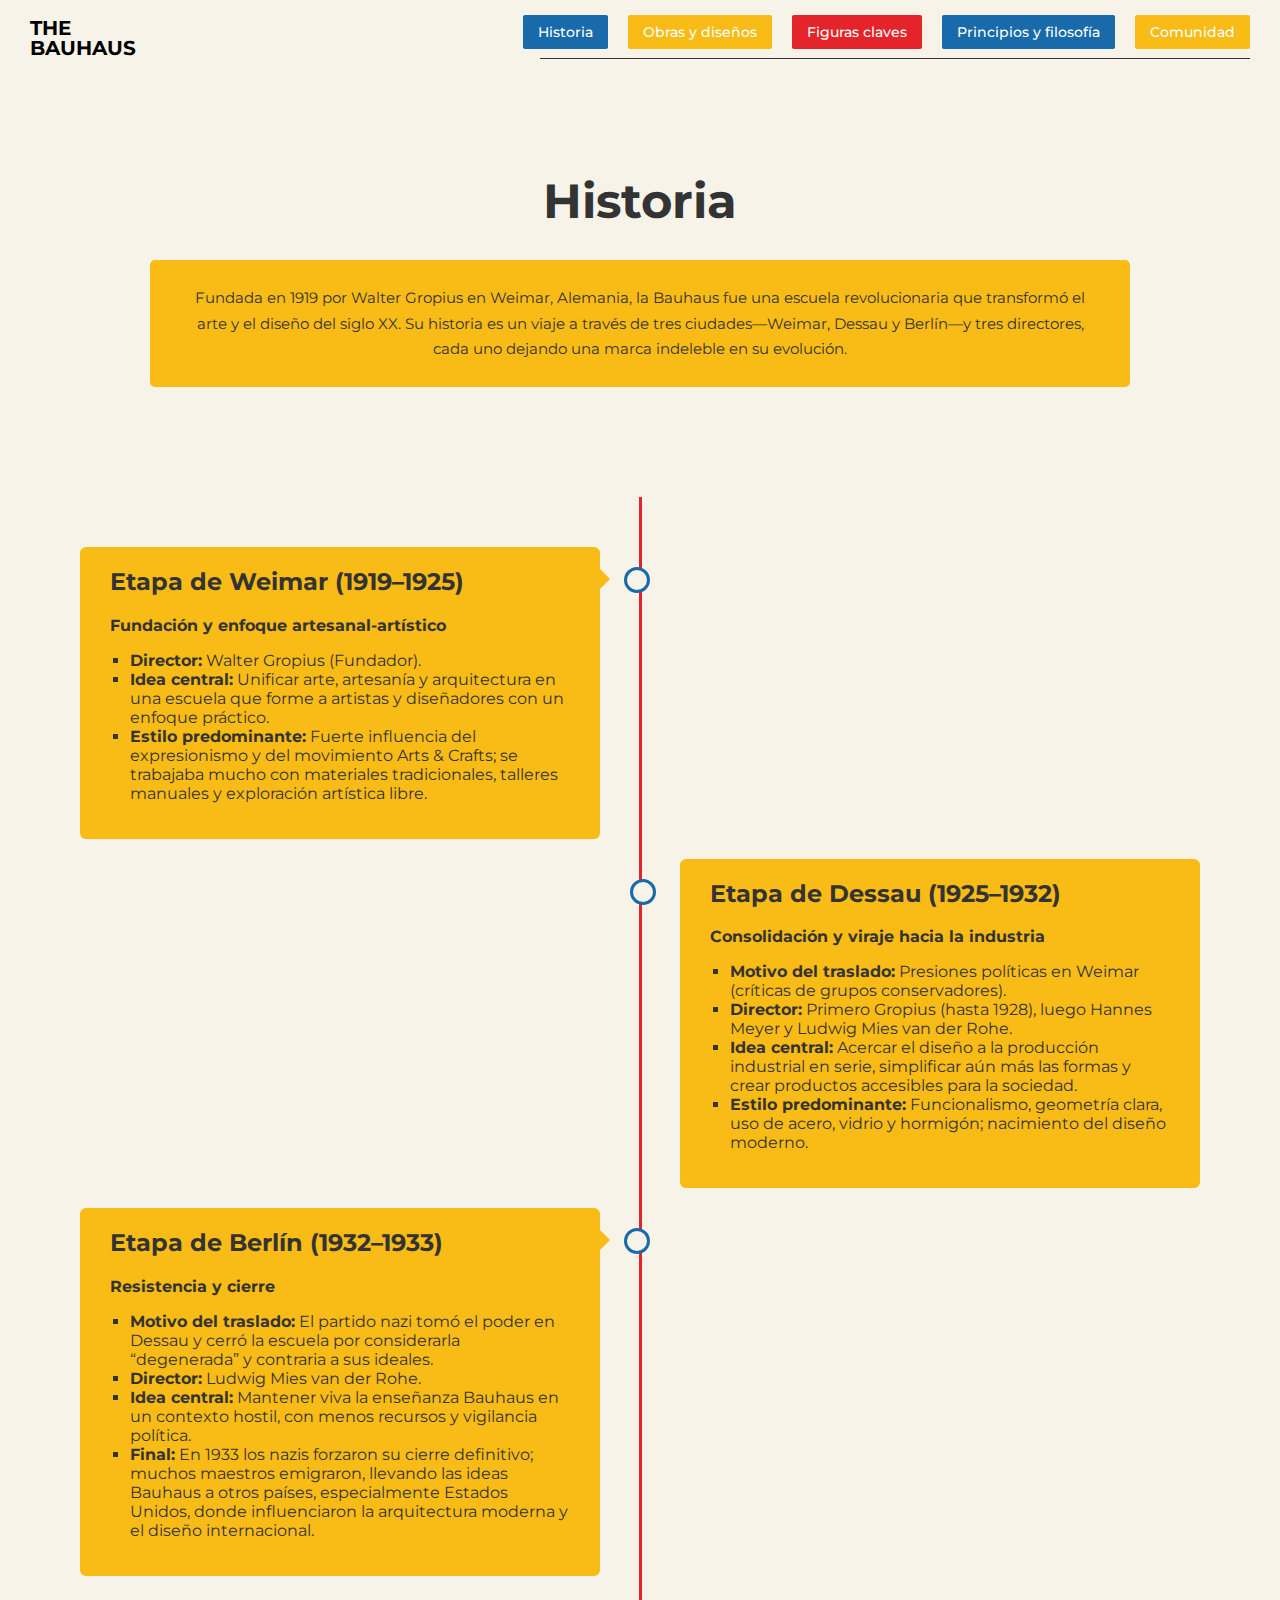
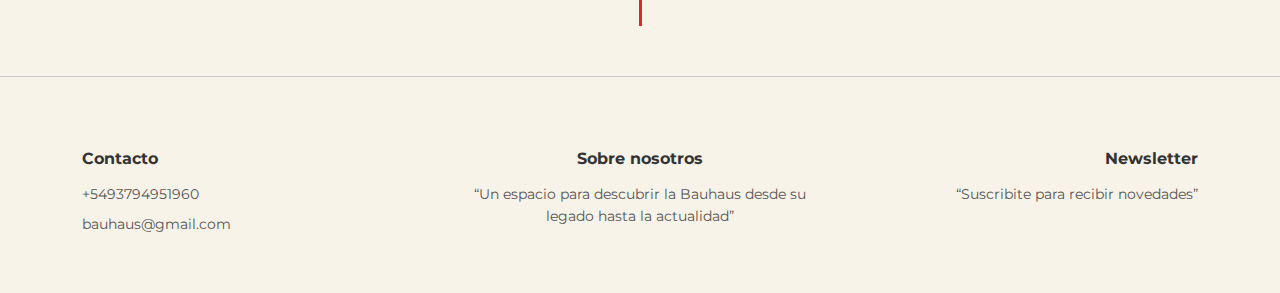
<file: historia.html>
<!DOCTYPE html>
<html lang="es">
<head>
    <meta charset="UTF-8">
    <meta name="viewport" content="width=device-width, initial-scale=1.0">
    <title>Historia - The Bauhaus</title>
    <link rel="stylesheet" href="style.css">
    <link href="https://fonts.googleapis.com/css2?family=Montserrat:wght@400;700&display=swap" rel="stylesheet">
</head>
<body class="static-page">

    <header>
        <a href="index.html" class="title-link">
            <h1 class="main-title">THE<br>BAUHAUS</h1>
        </a>
        <nav class="main-nav">
            <a href="historia.html" class="nav-item history">Historia</a>
            <a href="obras_y_disenos.html" class="nav-item works">Obras y diseños</a>
            <a href="figuras_claves.html" class="nav-item figures">Figuras claves</a>
            <a href="principios_y_filosofia.html" class="nav-item principles">Principios y filosofía</a>
            <a href="comunidad.php" class="nav-item community">Comunidad</a>
        </nav>
    </header>

    <main>
        <section class="page-header">
            <h1 class="page-title">Historia</h1>
            <div class="intro-banner">
                <p>
                    Fundada en 1919 por Walter Gropius en Weimar, Alemania, la Bauhaus fue una escuela revolucionaria que transformó el arte y el diseño del siglo XX. Su historia es un viaje a través de tres ciudades—Weimar, Dessau y Berlín—y tres directores, cada uno dejando una marca indeleble en su evolución.
                </p>
            </div>
        </section>

        <section class="history-timeline">
            <div class="timeline-item">
                <div class="timeline-content">
                    <h2>Etapa de Weimar (1919–1925)</h2>
                    <p><strong>Fundación y enfoque artesanal-artístico</strong></p>
                    <ul>
                        <li><strong>Director:</strong> Walter Gropius (Fundador).</li>
                        <li><strong>Idea central:</strong> Unificar arte, artesanía y arquitectura en una escuela que forme a artistas y diseñadores con un enfoque práctico.</li>
                        <li><strong>Estilo predominante:</strong> Fuerte influencia del expresionismo y del movimiento Arts & Crafts; se trabajaba mucho con materiales tradicionales, talleres manuales y exploración artística libre.</li>
                    </ul>
                </div>
            </div>

            <div class="timeline-item">
                <div class="timeline-content">
                    <h2>Etapa de Dessau (1925–1932)</h2>
                    <p><strong>Consolidación y viraje hacia la industria</strong></p>
                    <ul>
                        <li><strong>Motivo del traslado:</strong> Presiones políticas en Weimar (críticas de grupos conservadores).</li>
                        <li><strong>Director:</strong> Primero Gropius (hasta 1928), luego Hannes Meyer y Ludwig Mies van der Rohe.</li>
                        <li><strong>Idea central:</strong> Acercar el diseño a la producción industrial en serie, simplificar aún más las formas y crear productos accesibles para la sociedad.</li>
                        <li><strong>Estilo predominante:</strong> Funcionalismo, geometría clara, uso de acero, vidrio y hormigón; nacimiento del diseño moderno.</li>
                    </ul>
                </div>
            </div>

            <div class="timeline-item">
                <div class="timeline-content">
                    <h2>Etapa de Berlín (1932–1933)</h2>
                    <p><strong>Resistencia y cierre</strong></p>
                    <ul>
                        <li><strong>Motivo del traslado:</strong> El partido nazi tomó el poder en Dessau y cerró la escuela por considerarla “degenerada” y contraria a sus ideales.</li>
                        <li><strong>Director:</strong> Ludwig Mies van der Rohe.</li>
                        <li><strong>Idea central:</strong> Mantener viva la enseñanza Bauhaus en un contexto hostil, con menos recursos y vigilancia política.</li>
                        <li><strong>Final:</strong> En 1933 los nazis forzaron su cierre definitivo; muchos maestros emigraron, llevando las ideas Bauhaus a otros países, especialmente Estados Unidos, donde influenciaron la arquitectura moderna y el diseño internacional.</li>
                    </ul>
                </div>
            </div>
        </section>
    </main>

    <!-- Footer -->
    <footer>
        <div class="footer-content">
            <div class="footer-column">
                <h4>Contacto</h4>
                <p>+5493794951960</p>
                <p>bauhaus@gmail.com</p>
            </div>
            <div class="footer-column">
                <h4>Sobre nosotros</h4>
                <p>“Un espacio para descubrir la Bauhaus desde su legado hasta la actualidad”</p>
            </div>
            <div class="footer-column">
                <h4>Newsletter</h4>
                <p>“Suscribite para recibir novedades”</p>
            </div>
        </div>
    </footer>

</body>
</html>
</file>
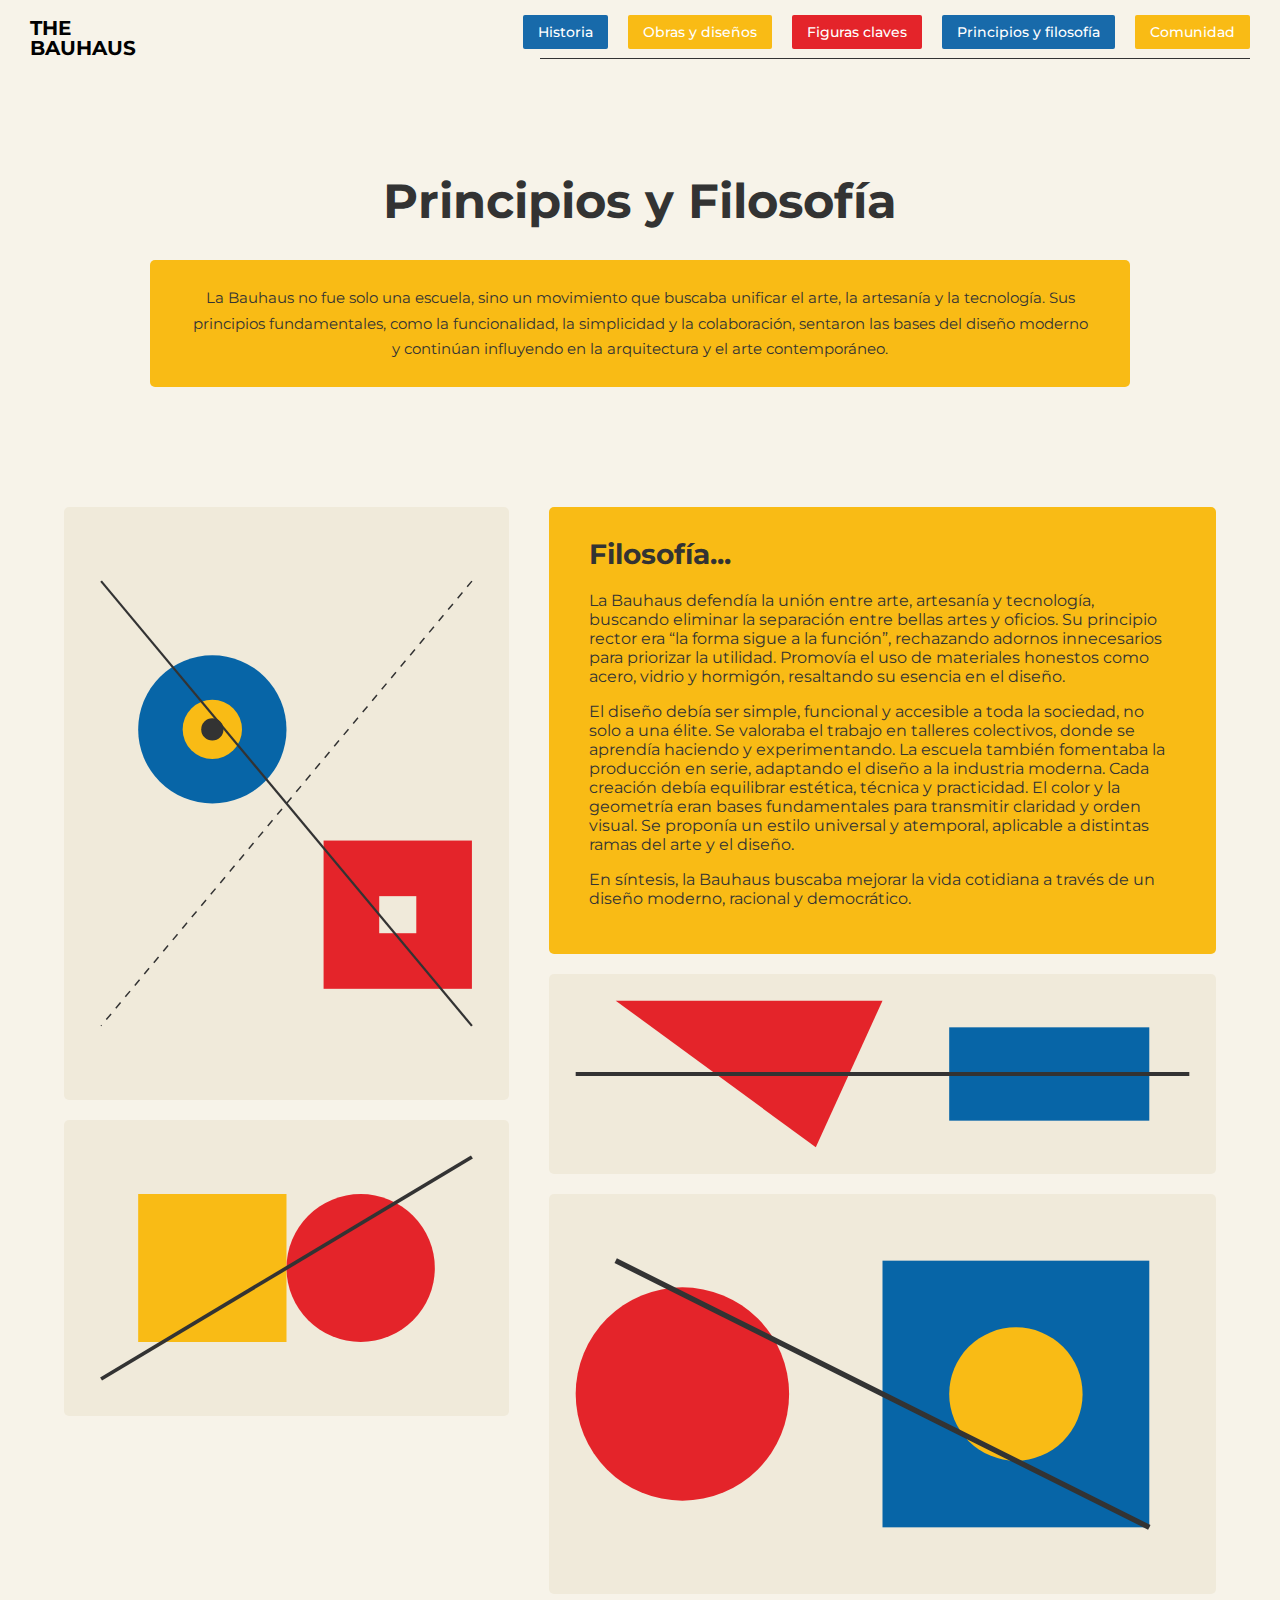
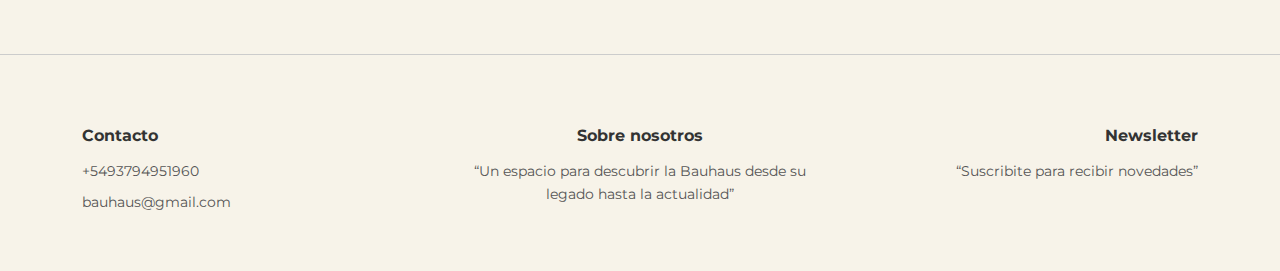
<file: principios_y_filosofia.html>
<!DOCTYPE html>
<html lang="es">
<head>
    <meta charset="UTF-8">
    <meta name="viewport" content="width=device-width, initial-scale=1.0">
    <title>Principios y Filosofía - The Bauhaus</title>
    <link rel="stylesheet" href="style.css">
    <link href="https://fonts.googleapis.com/css2?family=Montserrat:wght@400;700&display=swap" rel="stylesheet">
</head>
<body class="static-page">

    <header>
        <a href="index.html" class="title-link">
            <h1 class="main-title">THE<br>BAUHAUS</h1>
        </a>
        <nav class="main-nav">
            <a href="historia.html" class="nav-item history">Historia</a>
            <a href="obras_y_disenos.html" class="nav-item works">Obras y diseños</a>
            <a href="figuras_claves.html" class="nav-item figures">Figuras claves</a>
            <a href="principios_y_filosofia.html" class="nav-item principles">Principios y filosofía</a>
            <a href="comunidad.php" class="nav-item community">Comunidad</a>
        </nav>
    </header>

    <main>
        <section class="page-header">
            <h1 class="page-title">Principios y Filosofía</h1>
            <div class="intro-banner">
                <p>
                    La Bauhaus no fue solo una escuela, sino un movimiento que buscaba unificar el arte, la artesanía y la tecnología. Sus principios fundamentales, como la funcionalidad, la simplicidad y la colaboración, sentaron las bases del diseño moderno y continúan influyendo en la arquitectura y el arte contemporáneo.
                </p>
            </div>
        </section>
        
        <section class="philosophy-content-section">
            <div class="philosophy-left-column">
                <img src="imagenes/ojos_filosofia.svg" alt="Ilustración abstracta sobre la filosofía Bauhaus">
                <img src="imagenes/filosofia_composicion_izquierda.svg" alt="Composición Bauhaus con cuadrado y círculo" class="philosophy-image-left-bottom">
            </div>
            <div class="philosophy-right-column">
                <div class="philosophy-text-block">
                    <h3>Filosofía...</h3>
                    <p>La Bauhaus defendía la unión entre arte, artesanía y tecnología, buscando eliminar la separación entre bellas artes y oficios. Su principio rector era “la forma sigue a la función”, rechazando adornos innecesarios para priorizar la utilidad. Promovía el uso de materiales honestos como acero, vidrio y hormigón, resaltando su esencia en el diseño.</p>
                    <p>El diseño debía ser simple, funcional y accesible a toda la sociedad, no solo a una élite. Se valoraba el trabajo en talleres colectivos, donde se aprendía haciendo y experimentando. La escuela también fomentaba la producción en serie, adaptando el diseño a la industria moderna. Cada creación debía equilibrar estética, técnica y practicidad. El color y la geometría eran bases fundamentales para transmitir claridad y orden visual. Se proponía un estilo universal y atemporal, aplicable a distintas ramas del arte y el diseño.</p>
                    <p>En síntesis, la Bauhaus buscaba mejorar la vida cotidiana a través de un diseño moderno, racional y democrático.</p>
                </div>
                <img src="imagenes/filosofia_union.svg" alt="Formas abstractas de unión" class="philosophy-image-middle">
                <img src="imagenes/filosofia_imagen_pagina.svg" alt="Composición Bauhaus con círculo, cuadrado y línea" class="philosophy-image-bottom">
            </div>
        </section>

    </main>

    <!-- Footer -->
    <footer>
        <div class="footer-content">
            <div class="footer-column">
                <h4>Contacto</h4>
                <p>+5493794951960</p>
                <p>bauhaus@gmail.com</p>
            </div>
            <div class="footer-column">
                <h4>Sobre nosotros</h4>
                <p>“Un espacio para descubrir la Bauhaus desde su legado hasta la actualidad”</p>
            </div>
            <div class="footer-column">
                <h4>Newsletter</h4>
                <p>“Suscribite para recibir novedades”</p>
            </div>
        </div>
    </footer>

</body>
</html>
</file>
<file: style.css>
html {
    scroll-behavior: smooth; /* Añade un desplazamiento suave a las anclas */
}

 body {
    font-family: 'Montserrat', sans-serif;
    background-color: #f7f3e9;
    color: #333;
    margin: 0;
    padding: 0;
    position: relative; /* Es importante para que los elementos absolutos se posicionen dentro del body */
    overflow-x: hidden;
}

/* --- Header Fijo --- */
header {
    position: fixed;
    top: 0;
    left: 0;
    width: 100%;
    background-color: #f7f3e9; /* Mismo color que el fondo del body */
    z-index: 100; /* Asegura que esté por encima de todo */
    transition: background-color 0.3s ease;
}

/* --- Navegación --- */
.main-nav {
    display: flex;
    justify-content: flex-end;
    align-items: center;
    padding: 15px 30px;
    position: relative; /* Necesario para posicionar la línea */
    z-index: 10;
}

/* Línea decorativa debajo de la navegación */
.main-nav::after {
    content: '';
    position: absolute;
    bottom: 5px; /* Distancia de la línea a los botones */
    right: 30px; /* Alinea la línea con el padding de la navegación */
    width: 710px; /* Aumentamos el ancho para compensar el nuevo margen */
    height: 1px; /* Grosor de la línea */
    background-color: #333; /* Color de la línea */
}

.nav-item {
    font-size: 14px;
    font-weight: 500;
    text-decoration: none;
    color: white;
    padding: 8px 15px;
    border-radius: 2px;
    margin-left: 20px; /* Aumentamos el espacio entre botones */
}

.nav-item.history { background-color: #186aaa; }
.nav-item.works { background-color: #f9bb15; }
.nav-item.figures { background-color: #e4242a; }
.nav-item.principles { background-color: #186aaa; }
.nav-item.community { background-color: #f9bb15; }

/* --- Contenido Principal --- */
main {
    padding-top: 70px; /* Añade espacio para el header fijo */
}

.page-header {
    text-align: center;
    padding: 40px 5% 20px;
}

.page-title {
    font-size: 48px;
    font-weight: 700;
    margin-bottom: 30px;
    color: #333;
}

.intro-banner {
    background-color: #f9bb15; /* Amarillo Bauhaus */
    padding: 25px 40px;
    max-width: 900px;
    margin: 0 auto 40px; /* Centra el banner y le da espacio inferior */
    border-radius: 5px;
}

.intro-banner p {
    font-size: 15px;
    line-height: 1.7;
    color: #333;
    margin: 0;
}

/* --- Historia: Línea de Tiempo --- */
.history-timeline {
    position: relative;
    max-width: 1200px;
    margin: 50px auto;
    padding: 40px 0;
}

/* Línea central de la línea de tiempo */
.history-timeline::after {
    content: '';
    position: absolute;
    width: 3px;
    background-color: #e4242a; /* Rojo Bauhaus */
    top: 0;
    bottom: 0;
    left: 50%;
    margin-left: -1.5px;
}

.timeline-item {
    padding: 10px 40px;
    position: relative;
    background-color: inherit;
    width: 50%;
    box-sizing: border-box;
}

/* Círculo en la línea de tiempo */
.timeline-item::after {
    content: '';
    position: absolute;
    width: 20px;
    height: 20px;
    right: -10px;
    background-color: #f7f3e9;
    border: 3px solid #186aaa; /* Azul Bauhaus */
    top: 30px;
    border-radius: 50%;
    z-index: 1;
}

/* Posicionamiento de las tarjetas */
.timeline-item:nth-child(odd) { left: 0; }
.timeline-item:nth-child(even) { left: 50%; }

/* Flechas de las tarjetas */
.timeline-item:nth-child(odd)::before {
    content: " ";
    height: 0;
    position: absolute;
    top: 32px;
    width: 0;
    z-index: 1;
    right: 30px;
    border: medium solid #f9bb15;
    border-width: 10px 0 10px 10px;
    border-color: transparent transparent transparent #f9bb15;
}

.timeline-item:nth-child(even)::after { left: -10px; }

.timeline-content {
    padding: 20px 30px;
    background-color: #f9bb15; /* Amarillo Bauhaus */
    position: relative;
    border-radius: 6px;
}

.timeline-content h2 {
    margin-top: 0;
}

.timeline-content ul {
    padding-left: 20px;
    list-style-type: square;
}

/* --- Sección de Contenido de Filosofía --- */
.philosophy-content-section {
    display: flex;
    align-items: flex-start; /* Alinea los elementos al inicio */
    gap: 40px;
    padding: 60px 5%;
    max-width: 1200px;
    margin: 0 auto;
}

.philosophy-left-column {
    flex: 1; /* Ocupa una parte del espacio */
    max-width: 40%;
    display: flex;
    flex-direction: column;
    gap: 20px;
}

.philosophy-left-column img {
    width: 100%; /* Las imágenes ocupan el ancho de la columna */
    border-radius: 5px;
}

.philosophy-text-block {
    flex: 1.5; /* Ocupa una parte y media, para ser un poco más ancho */
    background-color: #f9bb15; /* Amarillo Bauhaus */
    padding: 30px 40px;
    border-radius: 5px;
}

.philosophy-right-column {
    flex: 1.5; /* Ocupa una parte y media, para ser un poco más ancho */
    display: flex;
    flex-direction: column;
    gap: 20px;
}

.philosophy-text-block h3 {
    font-size: 28px;
    font-weight: 700;
    margin-top: 0;
    margin-bottom: 20px;
}

.philosophy-image-bottom {
    width: 100%;
    border-radius: 5px;
}

.philosophy-image-middle {
    width: 100%;
    border-radius: 5px;
}

/* --- Figuras Claves Page --- */
.figures-grid {
    display: grid;
    grid-template-columns: repeat(auto-fit, minmax(300px, 1fr));
    gap: 40px;
    padding: 40px 5%;
    max-width: 1200px;
    margin: 0 auto;
}

.figure-card {
    margin: 0;
    text-align: center;
    background-color: #fff;
    border-radius: 5px;
    box-shadow: 0 2px 8px rgba(0,0,0,0.1);
    overflow: hidden;
    transition: transform 0.3s ease, box-shadow 0.3s ease;
}

.figure-card:hover {
    transform: translateY(-5px);
    box-shadow: 0 5px 15px rgba(0,0,0,0.15);
}

.figure-card { cursor: pointer; } /* Añade cursor de puntero a las tarjetas */

.figure-card img {
    width: 100%; /* La imagen ocupa todo el ancho de la tarjeta */
    height: 300px; /* Le damos una altura fija para que sea cuadrada */
    object-fit: cover; /* La imagen cubre el espacio sin deformarse */
}

.figure-card figcaption {
    padding: 15px;
    font-weight: 700;
}

/* --- Estilos para el Modal --- */
.modal-overlay {
    position: fixed;
    top: 0;
    left: 0;
    width: 100%;
    height: 100%;
    background-color: rgba(0, 0, 0, 0.7);
    z-index: 1000;
    opacity: 0;
    pointer-events: none;
    transition: opacity 0.3s ease-in-out;
}

.modal-overlay.active {
    opacity: 1;
    pointer-events: all;
}

.modal {
    position: fixed;
    top: 50%;
    left: 50%;
    transform: translate(-50%, -50%) scale(0.9);
    background-color: #f7f3e9;
    color: #333;
    border-radius: 8px;
    box-shadow: 0 10px 30px rgba(0, 0, 0, 0.3);
    width: 90%;
    max-width: 700px;
    z-index: 1001;
    opacity: 0;
    pointer-events: none;
    transition: opacity 0.3s ease-in-out, transform 0.3s ease-in-out;
}

.modal.active {
    opacity: 1;
    transform: translate(-50%, -50%) scale(1);
    pointer-events: all;
}

.modal-content {
    padding: 40px 50px;
    max-height: 80vh;
    overflow-y: auto;
}

.modal-content h2 {
    margin-top: 0;
    font-size: 32px;
}

.modal-content p {
    line-height: 1.8;
}

.close-modal-btn {
    position: absolute;
    top: 10px;
    right: 15px;
    font-size: 32px;
    font-weight: bold;
    color: #888;
    background: none;
    border: none;
    cursor: pointer;
}

.works-section {
    display: flex;
    flex-wrap: wrap; /* Permite que los elementos pasen a la siguiente línea */
    justify-content: center; /* Centra las tarjetas horizontalmente */
    gap: 30px; /* Espacio entre las tarjetas */
    padding: 40px 5%;
    font-family: 'Montserrat', sans-serif;
}

.work {
    display: flex;
    width: 45%; /* Ancho para que quepan dos por línea con espacio */
    min-width: 300px; /* Ancho mínimo para dispositivos pequeños */
    margin-bottom: 30px; /* Espacio entre bloques */
    border-radius: 5px;
    overflow: hidden;
    box-shadow: 0 2px 5px rgba(0, 0, 0, 0.1);
    background-color: #fff; /* Cambiamos el fondo a blanco para mejor contraste */
    color: #000; /* Texto negro */
    scroll-margin-top: 120px; /* Margen superior para que el ancla no quede bajo el header */
}

/* Alterna la posición de la imagen en las tarjetas pares */
.work:nth-child(even) {
    flex-direction: row-reverse;
}

.work-image {
    width: 40%;
    background-color: #0765a7; /* Fondo azul para la imagen */
    display: flex;
    align-items: center;
    justify-content: center;
}

.work img {
    width: 100%;
    height: 100%;
    display: block;
    object-fit: cover;
}

.work-description {
    width: 60%;
    padding: 15px 20px; /* Reducimos el padding para acercar el texto */
    box-sizing: border-box;
    text-align: left;
}

.work-description h3 {
    font-size: 20px;
    font-weight: bold;
}

.static-page main {
    padding-top: 100px; /* Ajustamos el padding para páginas estáticas */
}

/* --- Sección Principal (Hero) --- */
.hero-section {
    position: relative;
    width: 100vw;
    height: 100vh;
}

.main-title {
    font-size: 80px;
    line-height: 0.8;
    font-weight: 700;
    position: absolute;
    left: 100px;
    top: 70px;
    z-index: 20;
    color: #050505;
    transition: all 0.4s ease;
}

.static-page .main-title {
    font-size: 20px;
    line-height: 1;
    top: 5px;
    left: 30px;
    color: #010101;
}

.title-link {
    text-decoration: none; /* Quita el subrayado del enlace del título */
    color: inherit; /* Hereda el color del texto padre */
}

.main-title.sticky {
    font-size: 20px;
    line-height: 1;
    top: 5px; /* Lo subimos un poco para que se alinee mejor */
    left: 30px;
    color: #010101;
    z-index: 110
}

.decorative-shapes {
    position: absolute;
    top: 200px; /* Posición vertical, entre el título y la tarjeta */
    left: 13%;
    transform: translateX(-50%);
    width: 600px; /* Ancho de la imagen */
    z-index: 15; /* Se asegura que esté sobre la tarjeta gris */
}

.content-card {
    display: flex;
    background-color: #e0e0e0;
    justify-content: flex-end; /* Alinea los elementos a la derecha */
    align-items: center; /* Centra los items verticalmente */
    padding: 40px;
    border-radius: 3px;
    box-shadow: 0 4px 6px rgba(0, 0, 0, 0.111);
    position: absolute;
    top: 200px; /* Posiciona el recuadro gris */
    left: 50%; /* Posiciona el recuadro gris a la derecha */
    transform: translateX(-50%);
    width: 80%;
    height: 400px; /* Usamos height para un tamaño consistente */
    z-index: 10;
}

.text-content {
    padding-right: 20px;
    max-width: 350px; /* Limita el ancho del bloque de texto */
    text-align: right; /* Alinea el contenido (h2, p, button) a la derecha */
}

.text-content h2 {
    font-size: 24px;
    font-style: italic;
    margin-top: 0;
}


.cta-button {
    display: inline-block; /* Asegura que el padding se aplique correctamente en el <a> */
    background-color: #888;
    color: white;
    border: none;
    padding: 10px 20px;
    border-radius: 2px;
    cursor: pointer;
    margin-top: 15px;
    text-decoration: none; /* Quita el subrayado del enlace */
}

.image-container {
    width: 500px; /* Hacemos la imagen más ancha */
    height: 100%; /* Ocupa toda la altura del padre */
    background-image: url(./imagenes/bauhaus_estructura_home.svg); 
    background-size: cover;
    background-position: center;
    border-radius: 5px;
    flex-shrink: 0;
}

/* --- Nuevo Bloque de Imagen --- */
.image-block-section {
    padding: 20px 40px 80px; /* Reducimos el espacio superior a 20px */
    display: flex;
    flex-direction: column; /* Apila los elementos verticalmente */
    justify-content: center;
    align-items: center;
    gap: 40px; /* Espacio entre el collage y el botón */
}

.collage-container {
    display: flex;
    gap: 20px; /* Espacio entre columnas */
    width: 90%; /* Hacemos el collage más ancho */
    max-width: 1400px; /* Aumentamos el ancho máximo */
}

.collage-image-large {
    width: 50%;
    object-fit: cover;
    border-radius: 5px;
}

.collage-column-right {
    width: 50%;
    display: flex;
    flex-direction: column;
    gap: 20px; /* Espacio entre las imágenes de la derecha */
}

.collage-image-small {
    width: 100%;
    border-radius: 5px;
}

/* --- Botón de Sección --- */
.section-button {
    display: inline-block;
    background-color: #e4242a; /* Rojo Bauhaus */
    color: white;
    padding: 12px 30px;
    border-radius: 3px;
    text-decoration: none;
    font-weight: 700;
    transition: background-color 0.2s ease, transform 0.2s ease;
}
.section-button:hover {
    background-color: #c21e23; /* Rojo más oscuro */
    transform: translateY(-2px);
}
/* --- Bauhaus: Carrusel --- */
.bau-carousel-wrapper {
    padding: 80px 0;
    overflow: hidden;
}

.bau-carousel-container {
    position: relative;
    max-width: 1200px;
    width: 90%; /* Ancho del contenedor principal */
    margin: 0 auto;
    overflow: hidden; /* Oculta los slides que no están en el viewport */
}

.bau-carousel-track {
    display: flex;
    list-style: none;
    padding: 0;
    margin: 0;
    cursor: grab;
}

.bau-carousel-track.is-animating {
    transition: transform 400ms ease; /* Transición solicitada */
}

.bau-carousel-slide {
    flex: 0 0 80%; /* Ancho de cada slide, deja espacio para los vecinos */
    padding: 20px;
    box-sizing: border-box;
    transform: scale(0.9); /* Hace los slides no activos un poco más pequeños */
    transition: transform 400ms ease;
    opacity: 0.7;
}

.bau-carousel-slide.current-slide {
    transform: scale(1); /* El slide activo recupera su tamaño original */
    opacity: 1;
}

.bau-carousel-card {
    position: relative;
    margin: 0;
    width: 100%;
    padding-top: 100%; /* Mantiene la proporción cuadrada */
    background-color: #0E5AA7;
    border-radius: 8px;
    overflow: hidden;
    box-shadow: 0 4px 10px rgba(0,0,0,0.1);
}

.bau-carousel-card img {
    position: absolute;
    top: 0;
    left: 0;
    width: 100%;
    height: 100%;
    object-fit: contain; /* Centra la imagen sin deformarla */
    padding: 20px;
    box-sizing: border-box;
    transition: transform 0.3s ease;
}

.bau-carousel-caption {
    position: absolute;
    bottom: 0;
    left: 0;
    right: 0;
    background: rgba(0, 0, 0, 0.6);
    color: white;
    padding: 15px;
    text-align: center;
    font-size: 14px;
    font-weight: 500;
    transform: translateY(100%);
    transition: transform 0.3s ease-in-out;
    opacity: 0;
}

/* Interacción de Overlay y Foco */
.bau-carousel-card:hover .bau-carousel-caption,
.bau-carousel-card:focus-within .bau-carousel-caption {
    transform: translateY(0);
    opacity: 1;
}

.bau-carousel-card:hover img,
.bau-carousel-card:focus-within img {
    transform: scale(1.05);
}

/* Botones de Navegación */
.bau-carousel-btn {
    position: absolute;
    top: 50%;
    transform: translateY(-50%);
    background-color: rgba(255, 255, 255, 0.8);
    border: none;
    border-radius: 50%;
    width: 40px;
    height: 40px;
    font-size: 24px;
    font-weight: bold;
    color: #333;
    cursor: pointer;
    z-index: 10;
    box-shadow: 0 2px 5px rgba(0,0,0,0.2);
    transition: background-color 0.2s ease;
}

.bau-carousel-btn:hover,
.bau-carousel-btn:focus {
    background-color: white;
    outline: 2px solid #0E5AA7;
    outline-offset: 2px;
}

.bau-carousel-btn--prev { left: 10px; } /* Posición de las flechas */
.bau-carousel-btn--next { right: 10px; }
.bau-carousel-btn[disabled] {
    cursor: not-allowed;
    opacity: 0.5;
}

/* Navegación con Bullets (opcional) */
.bau-carousel-nav {
    display: flex;
    justify-content: center;
    gap: 10px;
    margin-top: 20px;
}

.bau-carousel-bullet {
    width: 12px;
    height: 12px;
    border-radius: 50%;
    border: 2px solid #0E5AA7;
    background-color: transparent;
    padding: 0;
    cursor: pointer;
    transition: background-color 0.2s ease;
}

.bau-carousel-bullet.current-slide {
    background-color: #0E5AA7;
}

.bau-carousel-bullet:focus {
    outline: 2px solid #0E5AA7;
    outline-offset: 2px;
}

/* Región para lectores de pantalla */
.bau-carousel-live-region {
    position: absolute;
    width: 1px;
    height: 1px;
    padding: 0;
    margin: -1px;
    overflow: hidden;
    clip: rect(0, 0, 0, 0);
    white-space: nowrap;
    border: 0;
}

/* --- Diseño Responsivo del Carrusel --- */
/* Tablet */
@media (min-width: 768px) {
    .bau-carousel-slide {
        flex-basis: 60%;
    }
}

/* El diseño ahora es de 1 item centrado en todos los tamaños */

/* --- Bauhaus: Sección Filosofía --- */
.philosophy-section {
    display: flex;
    justify-content: center;
    align-items: center;
    gap: 60px; /* Espacio entre la imagen y el cuadro de texto */
    padding: 80px 0 0; /* Eliminamos el padding inferior para que no empuje al siguiente bloque */
}

.philosophy-section img {
    width: 40%;
    max-width: 700px;
    display: block; /* Elimina espacios extra debajo de la imagen */
}

.philosophy-text-box {
    background-color: #d4c2a7;
    border: 3px solid #333;
    padding: 40px;
    max-width: 700px; /* Hacemos el cuadro de texto más grande */
    min-height: 250px; /* Aumentamos la altura mínima del cuadro */
    text-align: center; /* Centra horizontalmente */
    display: flex;
    flex-direction: column;
    justify-content: center; /* Centra verticalmente */
}

.philosophy-pre-title {
    font-weight: 400; /* Un peso más fino */
    font-size: 16px;
    margin: 0 0 10px 0;
}

.philosophy-text-box h3 {
    font-size: 28px;
    margin: 0 0 15px 0;
}

.philosophy-text-box p {
    font-size: 15px;
    line-height: 1.6;
    margin: 0;
}

.philosophy-button {
    display: inline-block;
    background-color: #888; /* Color gris */
    color: white;
    padding: 8px 16px;
    text-decoration: none;
    border-radius: 3px;
    margin-top: 20px; /* Espacio sobre el botón */
    font-size: 14px;
    font-weight: 500;
    transition: background-color 0.2s ease;
}
.philosophy-button:hover {
    background-color: #666; /* Un gris más oscuro al pasar el mouse */
}

/* --- Bauhaus: Sección Formas --- */
.features-section {
    display: flex;
    justify-content: center;
    align-items: center;
    gap: 5px; /* Reducimos el espacio para acercar el texto a la imagen */
    padding: 40px 5% 80px; /* Le damos un poco de espacio superior y mantenemos el inferior */
}

.features-text {
    max-width: 450px;
    text-align: right;
}

.features-text h3 {
    font-size: 80px; /* Aumentamos el tamaño para que parezca un título */
    font-weight: 700; /* Lo hacemos más grueso (negrita) */
    margin-bottom: 15px;
}

.features-section img {
    max-width: 800px;
    width: 70%;
}

.features-button {
    display: inline-block;
    background-color: #f9bb15; /* Amarillo Bauhaus */
    color: #333;
    padding: 12px 25px;
    text-decoration: none;
    border-radius: 50px; /* Esto lo hace ovalado */
    margin-top: 20px;
    font-weight: 700;
    transition: transform 0.2s ease;
}

.features-button:hover {
    transform: translateY(-2px); /* Pequeño efecto al pasar el mouse */
}

/* --- Footer --- */
footer {
    border-top: 1px solid #ccc; /* Línea fina de separación */
    padding: 50px 5%;
    background-color: #f7f3e9; /* Color de fondo principal */
}

.footer-content {
    display: flex;
    justify-content: center; /* Centra los elementos en el contenedor */
    gap: 40px;
    max-width: 1200px;
    margin: 0 auto;
}

.footer-column {
    width: 30%; /* Asignamos un ancho a cada columna */
}

/* Alineamos el texto de cada columna */
.footer-column:nth-child(1) { text-align: left; }
.footer-column:nth-child(2) { text-align: center; }
.footer-column:nth-child(3) { text-align: right; }

.footer-column h4 {
    font-size: 16px;
    margin-bottom: 15px;
    font-weight: 700;
}

.footer-column p {
    font-size: 14px;
    line-height: 1.6;
    margin: 0 0 8px 0;
    color: #555;
}

/* --- Estilos para la página de Comunidad (Registro) --- */
.community-main {
    display: flex;
    justify-content: center;
    align-items: center;
    min-height: 100vh;
    padding: 120px 20px 40px;
    box-sizing: border-box;
}

.registro-container {
    position: relative;
    background-size: cover;
    background-color: #186aaa;
    background-position: center;
    color: #fff;
    padding: 50px 60px;
    border-radius: 8px;
    width: 100%;
    max-width: 600px;
    box-shadow: 0 10px 25px rgba(0, 0, 0, 0.2);
    z-index: 1;
}

/* Overlay oscuro para legibilidad */
.registro-container::before {
    content: '';
    position: absolute;
    top: 0;
    left: 0;
    right: 0;
    bottom: 0;
    background-color: rgba(0, 0, 0, 0.5); /* Overlay oscuro */
    border-radius: 8px;
    z-index: -1;
}

.registro-header {
    text-align: center;
    margin-bottom: 40px;
}

.registro-header h2 {
    font-size: 18px;
    font-weight: 400;
    margin: 0;
    letter-spacing: 2px;
}

.registro-header h1 {
    font-size: 42px;
    font-weight: 700;
    margin: 5px 0 0;
}

.registro-form .form-group {
    margin-bottom: 30px;
}

.registro-form .form-input {
    width: 100%;
    background: transparent;
    border: none;
    border-bottom: 1px solid rgba(255, 255, 255, 0.5);
    padding: 10px 0;
    font-size: 16px;
    color: #fff;
    outline: none;
    transition: border-bottom-color 0.3s;
}

.registro-form .form-input:focus {
    border-bottom-color: #fff;
}

/* Estilo para el texto del placeholder */
.registro-form .form-input::placeholder {
    color: rgba(255, 255, 255, 0.7);
    opacity: 1; /* Firefox necesita esto */
}

.submit-group {
    text-align: right;
    margin-top: 40px;
}

.submit-btn {
    background: none;
    border: none;
    color: #fff;
    font-size: 16px;
    font-weight: 700;
    cursor: pointer;
    padding: 10px 20px;
    letter-spacing: 1px;
    border: 1px solid rgba(255, 255, 255, 0.5);
    border-radius: 50px;
    transition: background-color 0.3s, border-color 0.3s;
}

.submit-btn span {
    margin-left: 10px;
    transition: transform 0.3s ease;
    display: inline-block;
}

.submit-btn:hover {
    background-color: rgba(255, 255, 255, 0.1);
    border-color: #fff;
}

.submit-btn:hover span, .submit-btn:focus span {
    transform: translateX(5px);
}

/* --- Mensajes de PHP --- */
.mensaje {
    padding: 15px;
    margin-bottom: 20px;
    border-radius: 5px;
    text-align: center;
}
.mensaje.success {
    background-color: #d4edda;
    color: #155724;
}
.mensaje.error {
    background-color: #f8d7da;
    color: #721c24;
}

/* Estilo para campos inválidos */
.campo-invalido {
    border-bottom-color: #e74c3c !important;
    box-shadow: 0 2px 0 0 #e74c3c;
}
</file>
